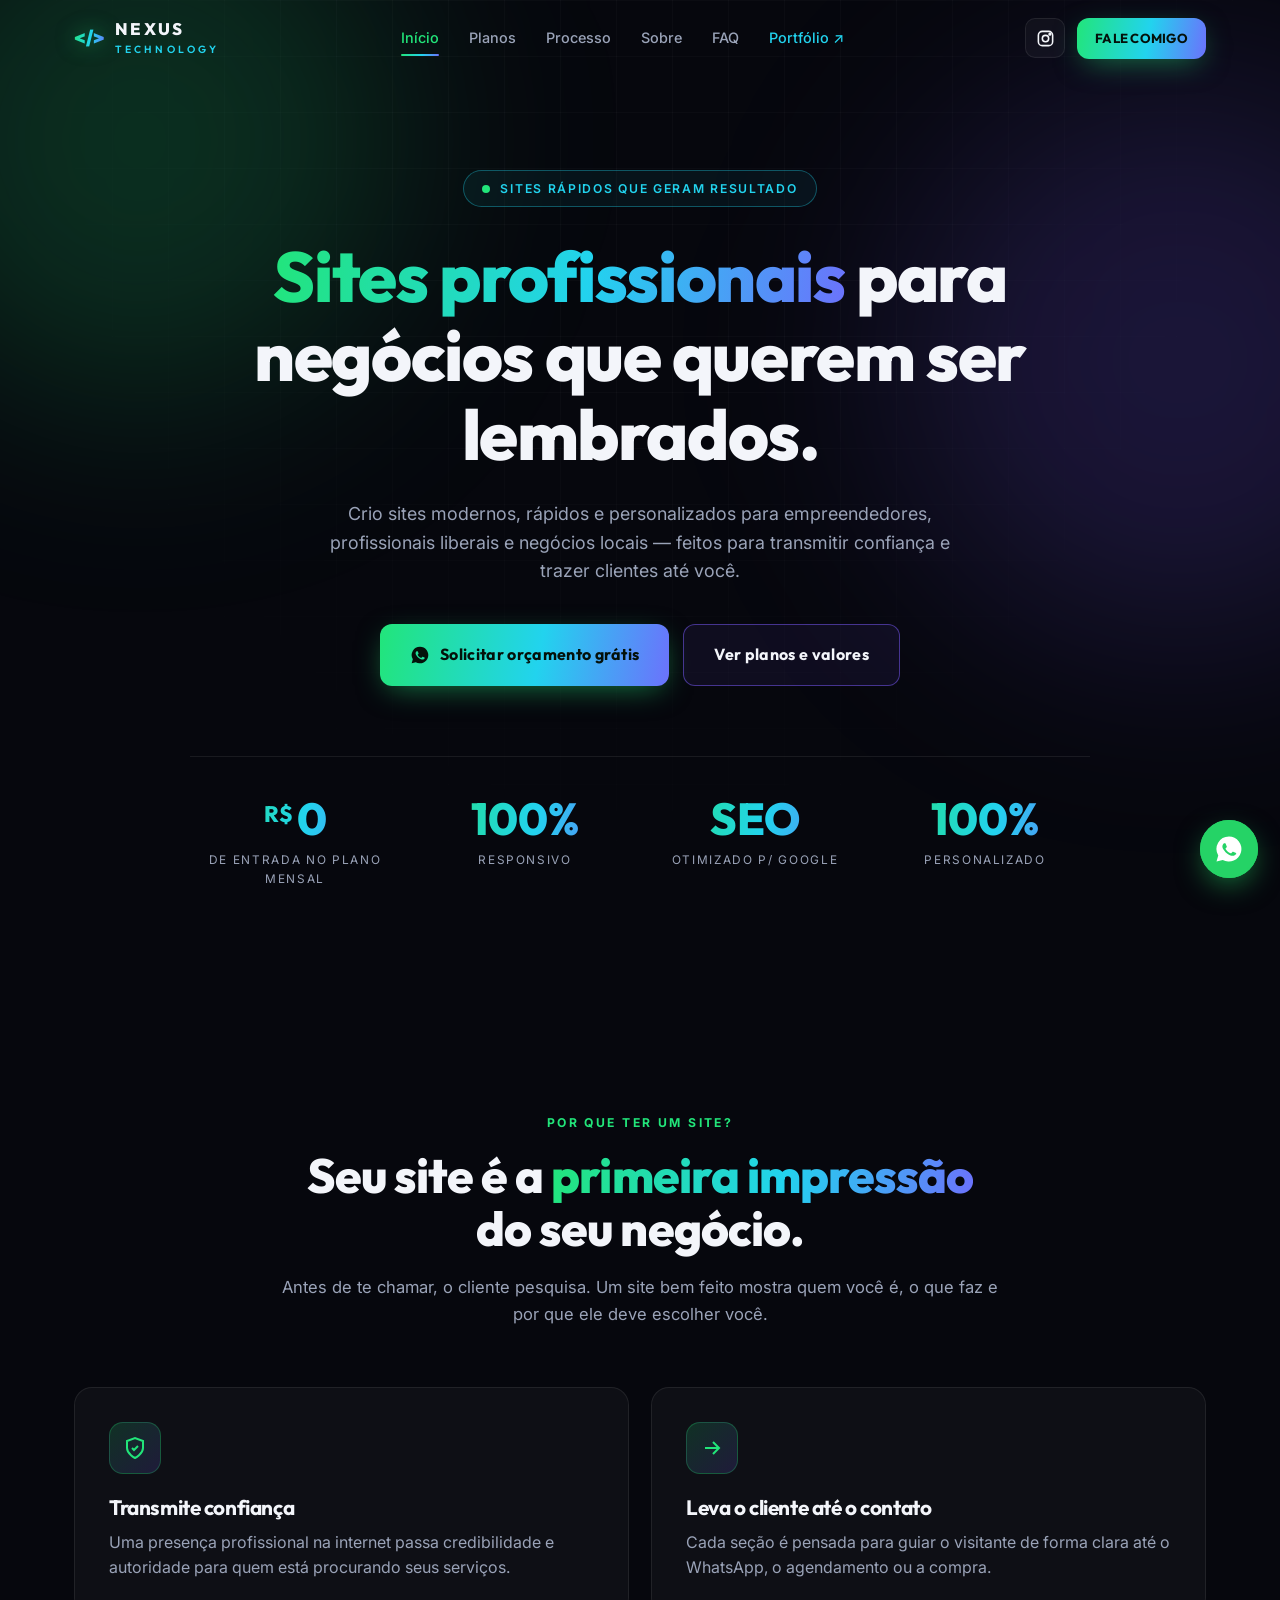
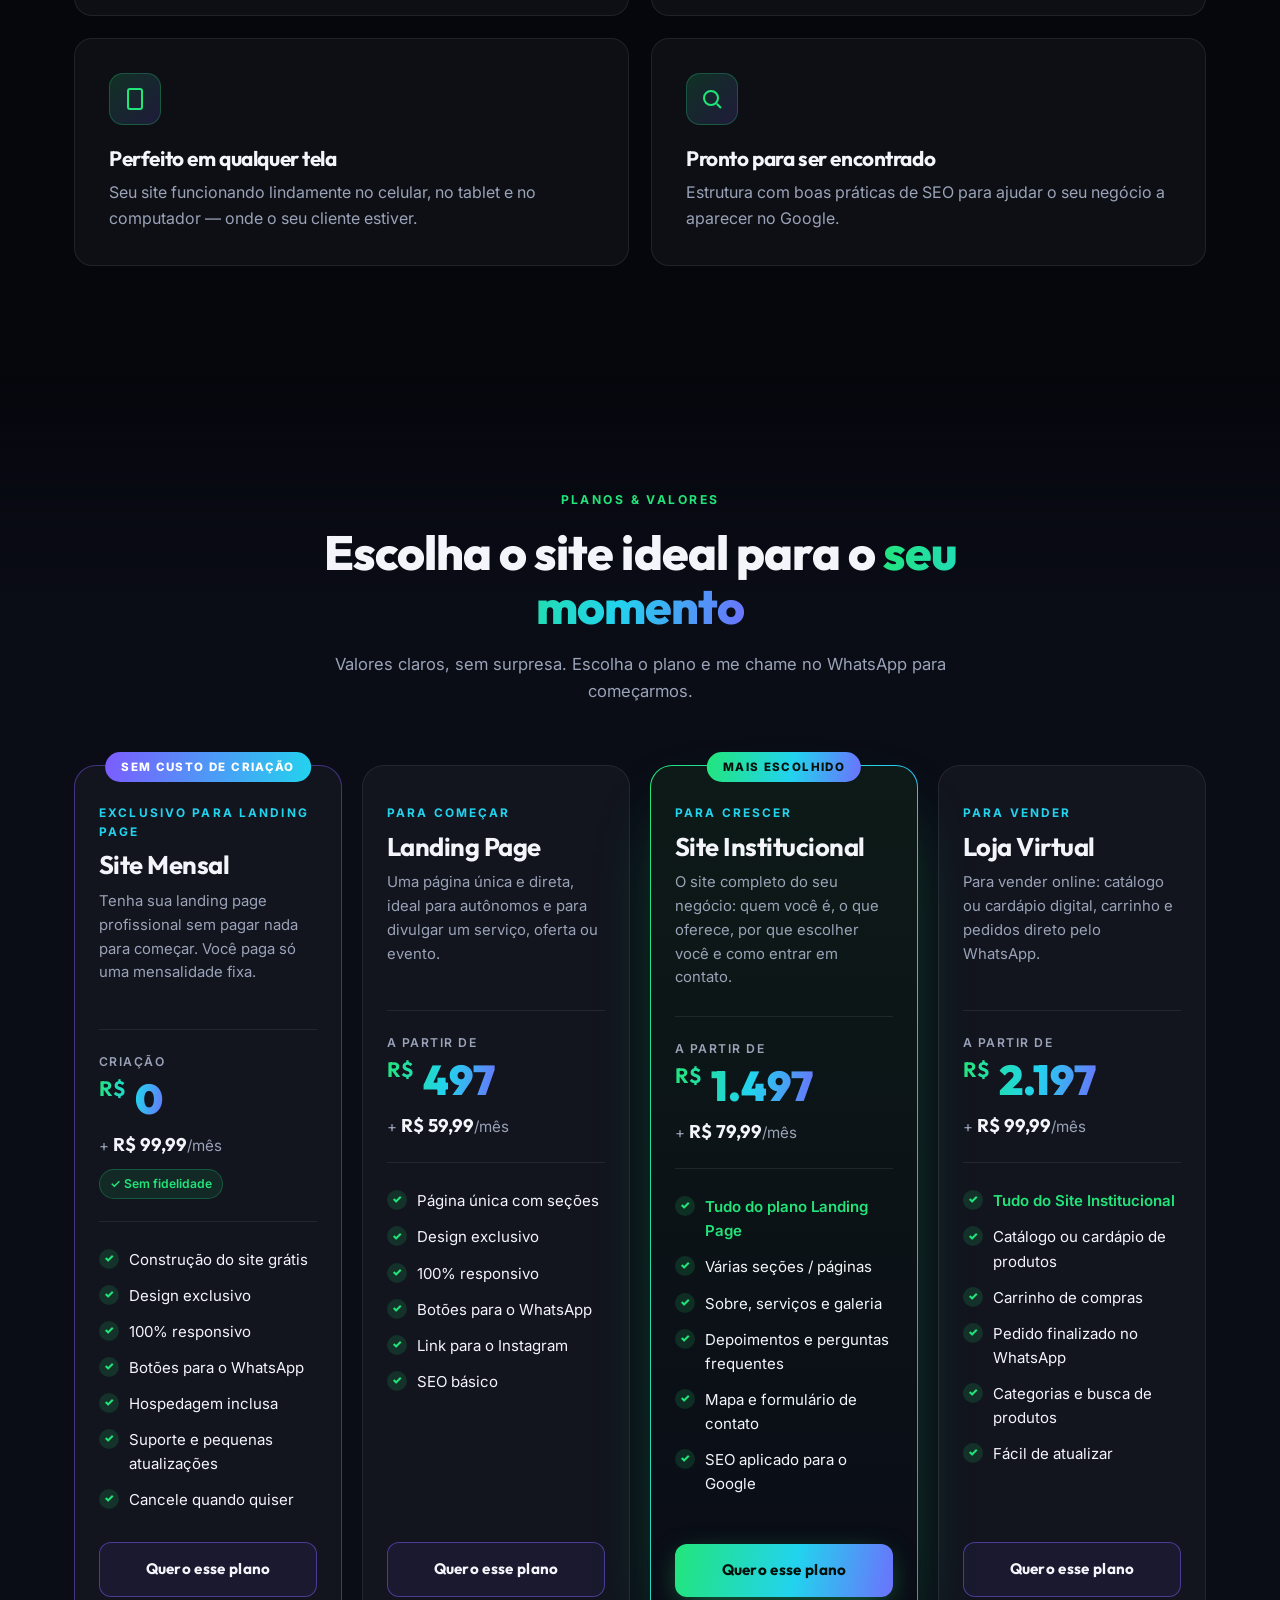
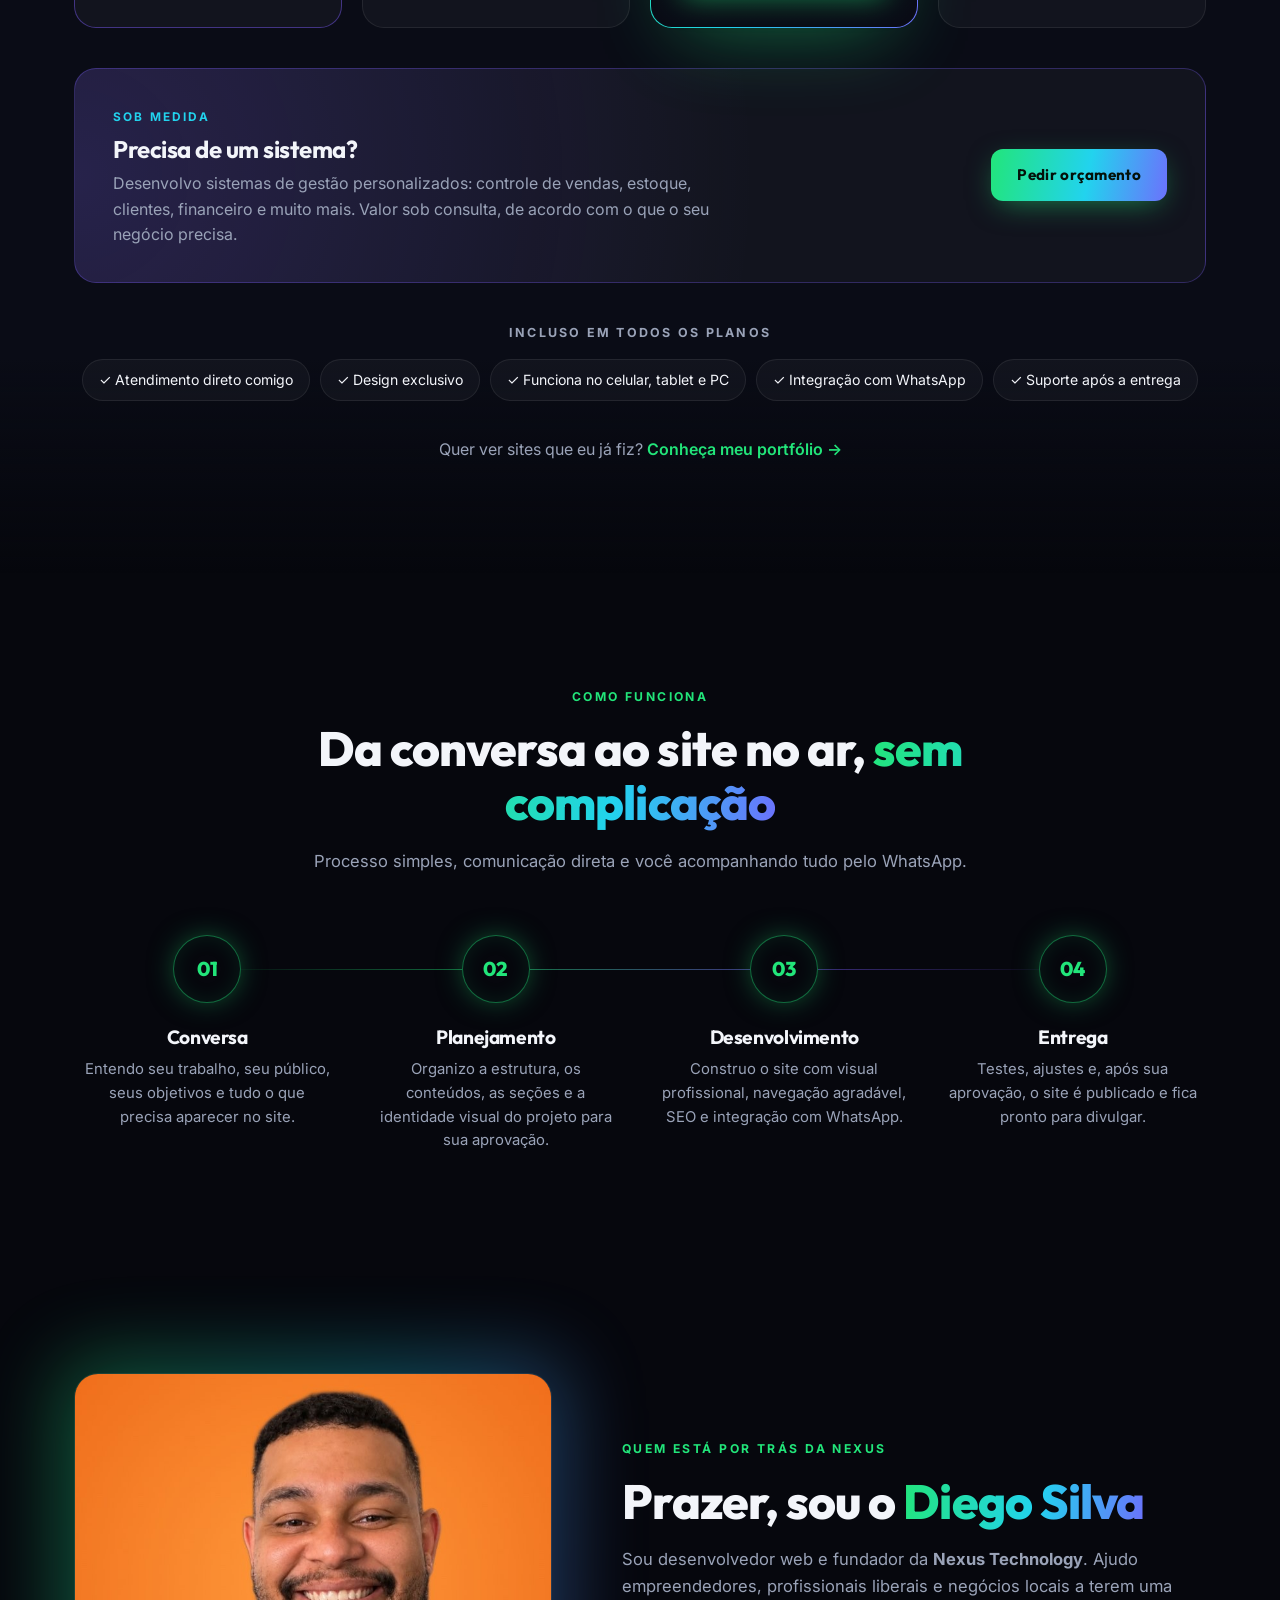
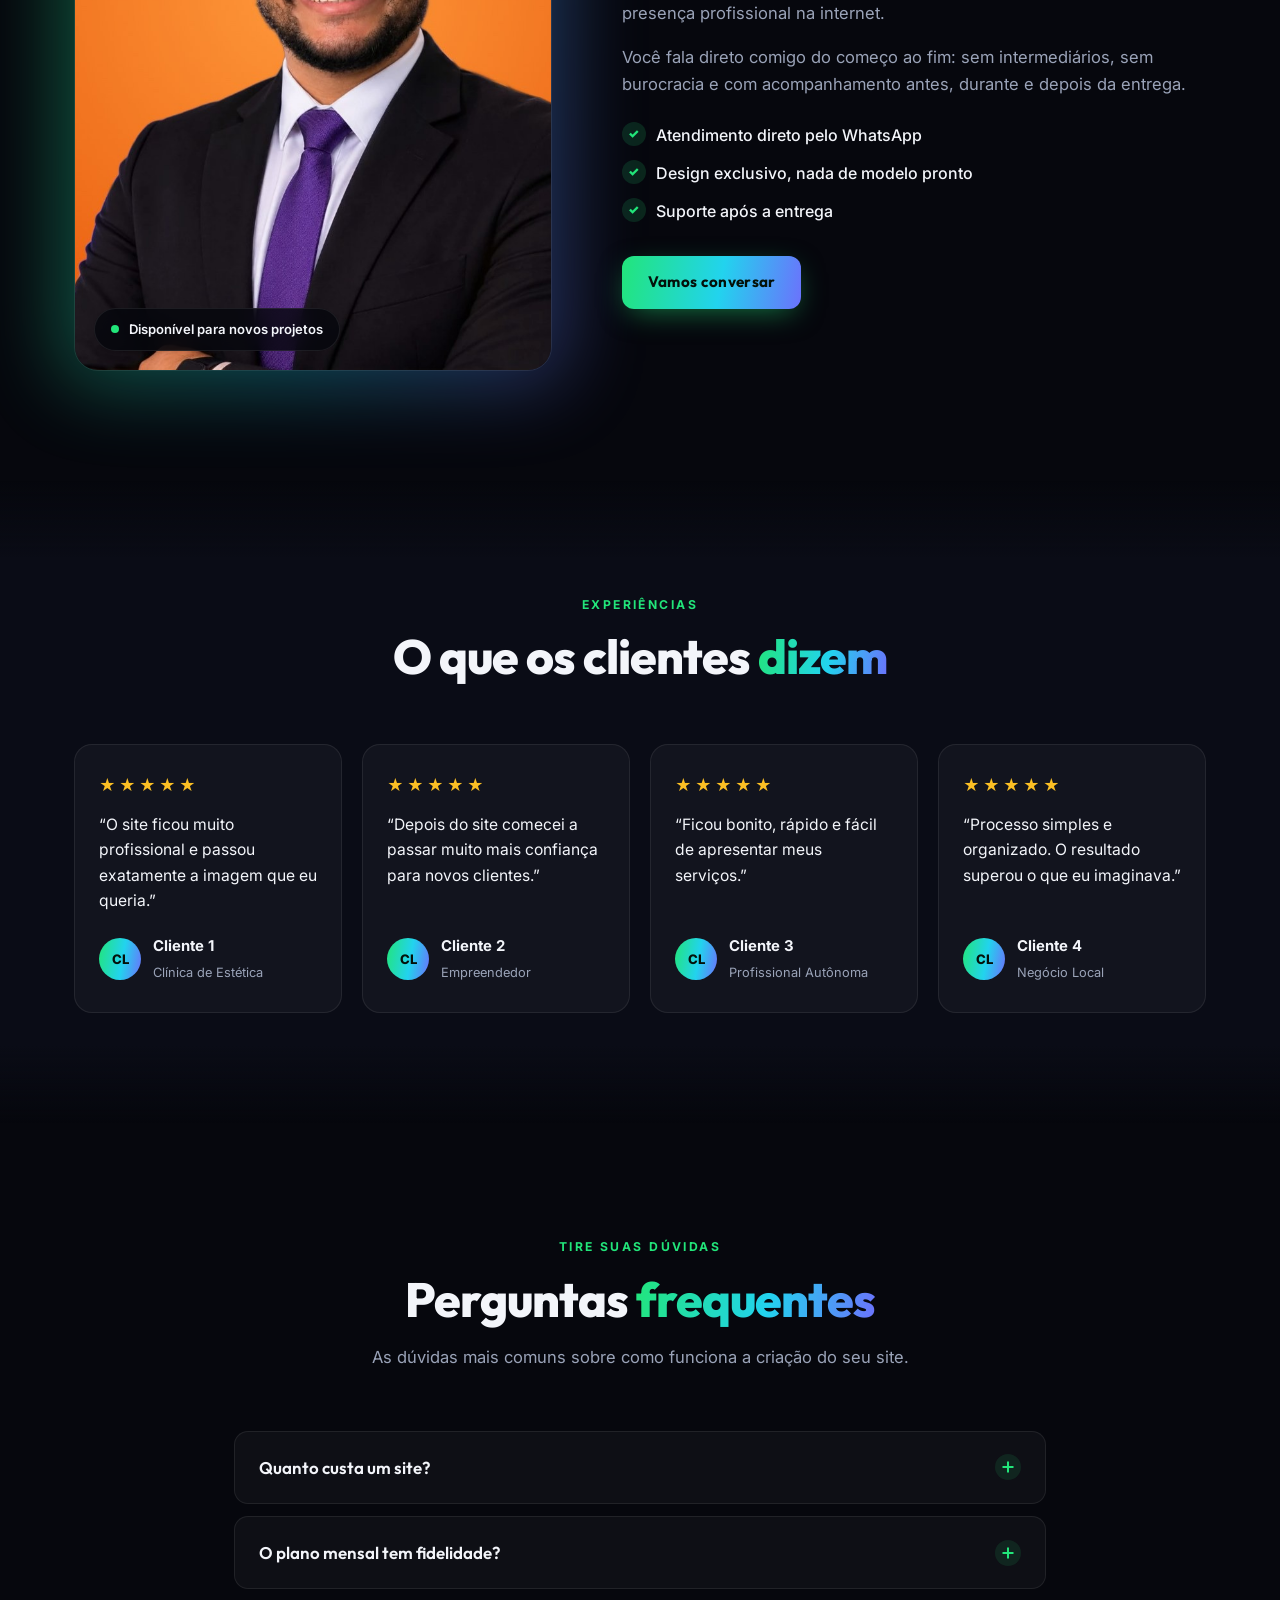
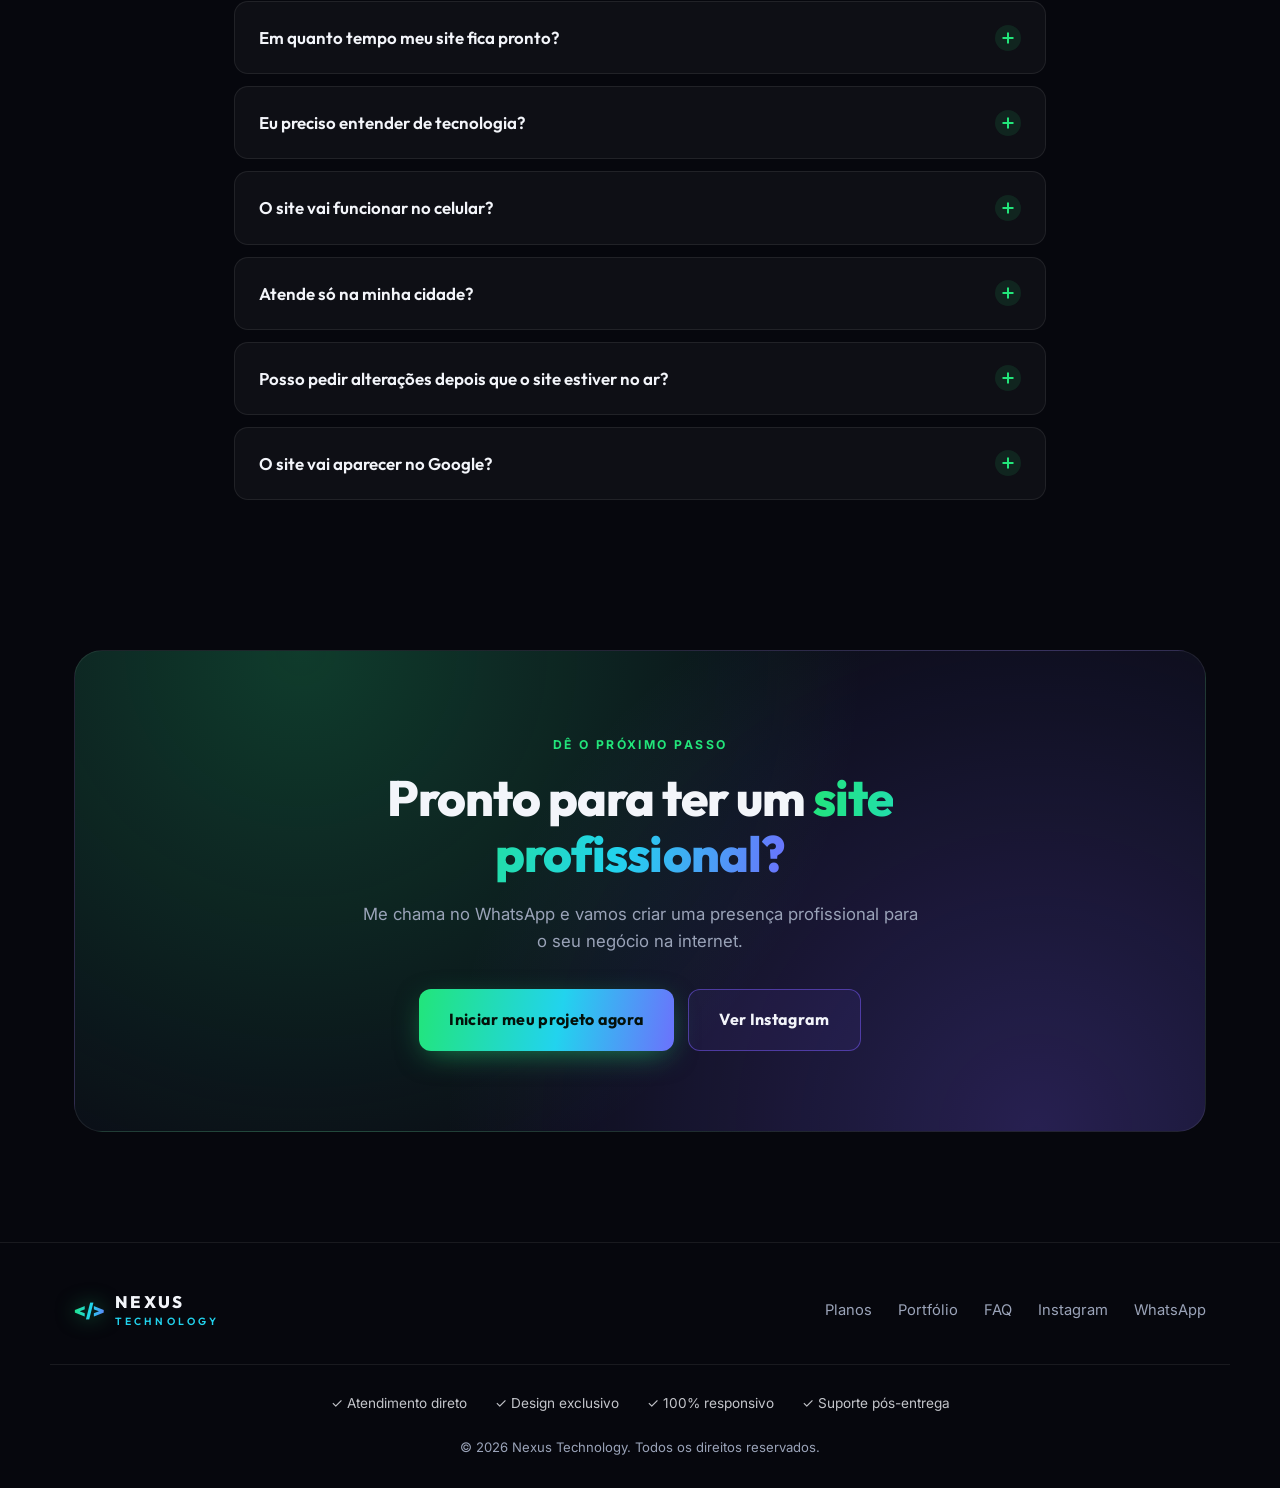
<file: index.html>
<!DOCTYPE html>
<html lang="pt-BR">
<head>
  <meta charset="UTF-8">
  <meta name="viewport" content="width=device-width, initial-scale=1.0">
  <title>Nexus Technology | Criação de Sites Profissionais</title>
  <meta name="description" content="Criação de sites profissionais, modernos e rápidos para empreendedores, profissionais liberais e negócios locais. Fale com a Nexus Technology pelo WhatsApp.">
  <link rel="preconnect" href="https://fonts.googleapis.com">
  <link rel="preconnect" href="https://fonts.gstatic.com" crossorigin>
  <link href="https://fonts.googleapis.com/css2?family=Outfit:wght@400;500;600;700;800;900&family=Inter:wght@400;500;600&display=swap" rel="stylesheet">
  <link rel="stylesheet" href="style.css">
</head>
<body>

  <!-- ================= HEADER ================= -->
  <header class="header" id="header">
    <div class="container header__inner">
      <a href="#inicio" class="logo">
        <span class="logo__icon">&lt;/&gt;</span>
        <span class="logo__text">NEXUS<br><small>TECHNOLOGY</small></span>
      </a>

      <nav class="nav" id="nav">
        <a href="#inicio" class="nav__link active">Início</a>
        <a href="#planos" class="nav__link">Planos</a>
        <a href="#processo" class="nav__link">Processo</a>
        <a href="#sobre" class="nav__link">Sobre</a>
        <a href="#faq" class="nav__link">FAQ</a>
        <a href="https://www-diego-portifolio.vercel.app/#portfolio" target="_blank" rel="noopener" class="nav__link nav__link--ext">Portfólio ↗</a>
        <a href="https://wa.me/5519994194916?text=Ol%C3%A1%20Diego!%20Quero%20um%20site%20profissional." target="_blank" rel="noopener" class="btn btn--grad nav__cta-mobile">Fale comigo</a>
      </nav>

      <div class="header__actions">
        <a href="https://www.instagram.com/diegoessilva/" target="_blank" rel="noopener" class="icon-btn" aria-label="Instagram">
          <svg viewBox="0 0 24 24" fill="none" stroke="currentColor" stroke-width="2"><rect x="3" y="3" width="18" height="18" rx="5"/><circle cx="12" cy="12" r="4"/><circle cx="17.5" cy="6.5" r="1" fill="currentColor"/></svg>
        </a>
        <a href="https://wa.me/5519994194916?text=Ol%C3%A1%20Diego!%20Quero%20um%20site%20profissional." target="_blank" rel="noopener" class="btn btn--grad btn--sm header__cta">Fale comigo</a>
        <button class="menu-toggle" id="menuToggle" aria-label="Abrir menu"><span></span><span></span><span></span></button>
      </div>
    </div>
  </header>

  <main>
    <!-- ================= HERO ================= -->
    <section class="hero" id="inicio">
      <div class="hero__glow hero__glow--1"></div>
      <div class="hero__glow hero__glow--2"></div>
      <div class="container hero__inner">
        <span class="pill reveal"><span class="pill__dot"></span> Sites rápidos que geram resultado</span>
        <h1 class="hero__title reveal">
          <span class="grad-text">Sites profissionais</span> para negócios que querem ser lembrados.
        </h1>
        <p class="hero__sub reveal">
          Crio sites modernos, rápidos e personalizados para empreendedores, profissionais liberais e negócios locais — feitos para transmitir confiança e trazer clientes até você.
        </p>
        <div class="hero__btns reveal">
          <a href="https://wa.me/5519994194916?text=Ol%C3%A1%20Diego!%20Quero%20um%20or%C3%A7amento%20de%20site." target="_blank" rel="noopener" class="btn btn--grad btn--lg">
            <svg viewBox="0 0 24 24" fill="currentColor"><path d="M12 2a10 10 0 0 0-8.6 15.1L2 22l5-1.3A10 10 0 1 0 12 2Zm5.3 14.1c-.2.6-1.3 1.2-1.8 1.3-.5 0-1 .3-3.2-.7-2.7-1.1-4.4-3.9-4.5-4.1-.1-.2-1.1-1.4-1.1-2.7 0-1.3.7-1.9.9-2.2.2-.3.5-.3.7-.3h.5c.2 0 .4 0 .6.5l.8 2c.1.2.1.3 0 .5l-.4.6-.4.4c-.1.1-.3.3-.1.6.2.3.8 1.3 1.6 2 1.1 1 2 1.3 2.3 1.4.3.1.5.1.6-.1l.9-1c.2-.3.4-.2.6-.1l1.9.9c.3.1.5.2.5.3.1.2.1.7-.2 1.2Z"/></svg>
            Solicitar orçamento grátis
          </a>
          <a href="#planos" class="btn btn--ghost btn--lg">Ver planos e valores</a>
        </div>

        <div class="stats reveal">
          <div class="stat"><strong class="grad-text"><small class="stat__pre">R$</small>0</strong><span>De entrada no plano mensal</span></div>
          <div class="stat"><strong class="grad-text" data-count="100" data-suffix="%">100%</strong><span>Responsivo</span></div>
          <div class="stat"><strong class="grad-text">SEO</strong><span>Otimizado p/ Google</span></div>
          <div class="stat"><strong class="grad-text" data-count="100" data-suffix="%">100%</strong><span>Personalizado</span></div>
        </div>
      </div>
    </section>

    <!-- ================= POR QUE ================= -->
    <section class="section" id="beneficios">
      <div class="container">
        <div class="section__head reveal">
          <span class="tag">Por que ter um site?</span>
          <h2 class="section__title">Seu site é a <span class="grad-text">primeira impressão</span> do seu negócio.</h2>
          <p class="section__sub">Antes de te chamar, o cliente pesquisa. Um site bem feito mostra quem você é, o que faz e por que ele deve escolher você.</p>
        </div>

        <div class="why-grid">
          <article class="card reveal">
            <div class="card__icon"><svg viewBox="0 0 24 24" fill="none" stroke="currentColor" stroke-width="2"><path d="M12 22s8-4 8-10V5l-8-3-8 3v7c0 6 8 10 8 10Z"/><path d="m9 12 2 2 4-4"/></svg></div>
            <h3>Transmite confiança</h3>
            <p>Uma presença profissional na internet passa credibilidade e autoridade para quem está procurando seus serviços.</p>
          </article>
          <article class="card reveal">
            <div class="card__icon"><svg viewBox="0 0 24 24" fill="none" stroke="currentColor" stroke-width="2"><path d="M5 12h14"/><path d="m13 6 6 6-6 6"/></svg></div>
            <h3>Leva o cliente até o contato</h3>
            <p>Cada seção é pensada para guiar o visitante de forma clara até o WhatsApp, o agendamento ou a compra.</p>
          </article>
          <article class="card reveal">
            <div class="card__icon"><svg viewBox="0 0 24 24" fill="none" stroke="currentColor" stroke-width="2"><rect x="5" y="2" width="14" height="20" rx="2"/><path d="M12 18h.01"/></svg></div>
            <h3>Perfeito em qualquer tela</h3>
            <p>Seu site funcionando lindamente no celular, no tablet e no computador — onde o seu cliente estiver.</p>
          </article>
          <article class="card reveal">
            <div class="card__icon"><svg viewBox="0 0 24 24" fill="none" stroke="currentColor" stroke-width="2"><circle cx="11" cy="11" r="7"/><path d="m21 21-4.3-4.3"/></svg></div>
            <h3>Pronto para ser encontrado</h3>
            <p>Estrutura com boas práticas de SEO para ajudar o seu negócio a aparecer no Google.</p>
          </article>
        </div>
      </div>
    </section>

    <!-- ================= PLANOS E VALORES ================= -->
    <!-- EDITAR: confira os itens de cada plano antes de publicar -->
    <section class="section section--alt" id="planos">
      <div class="container">
        <div class="section__head reveal">
          <span class="tag">Planos &amp; valores</span>
          <h2 class="section__title">Escolha o site ideal para o <span class="grad-text">seu momento</span></h2>
          <p class="section__sub">Valores claros, sem surpresa. Escolha o plano e me chame no WhatsApp para começarmos.</p>
        </div>

        <div class="plans">
          <!-- Plano 0: mensal (EDITAR: confira itens, fidelidade e o que acontece ao cancelar) -->
          <article class="plan plan--monthly reveal">
            <span class="plan__badge plan__badge--alt">Sem custo de criação</span>
            <span class="plan__label">Exclusivo para Landing Page</span>
            <h3 class="plan__name">Site Mensal</h3>
            <p class="plan__desc">Tenha sua landing page profissional sem pagar nada para começar. Você paga só uma mensalidade fixa.</p>
            <div class="plan__price">
              <small>criação</small>
              <strong><span>R$</span> 0</strong>
              <p class="plan__monthly">+ <b>R$ 99,99</b>/mês</p>
              <p class="plan__note">✓ Sem fidelidade</p>
            </div>
            <ul class="plan__list">
              <li>Construção do site grátis</li>
              <li>Design exclusivo</li>
              <li>100% responsivo</li>
              <li>Botões para o WhatsApp</li>
              <li>Hospedagem inclusa</li>
              <li>Suporte e pequenas atualizações</li>
              <li>Cancele quando quiser</li>
            </ul>
            <a href="https://wa.me/5519994194916?text=Ol%C3%A1%20Diego!%20Tenho%20interesse%20no%20plano%20Site%20Mensal%20para%20Landing%20Page%20(R%24%200%20%2B%20R%24%2099%2C99%2Fm%C3%AAs)." target="_blank" rel="noopener" class="btn btn--ghost plan__btn" data-plano="mensal" data-nome="Site Mensal" data-valor="R$ 99,99" data-detalhe="1ª mensalidade · criação grátis">Quero esse plano</a>
          </article>

          <!-- Plano 1 -->
          <article class="plan reveal">
            <span class="plan__label">Para começar</span>
            <h3 class="plan__name">Landing Page</h3>
            <p class="plan__desc">Uma página única e direta, ideal para autônomos e para divulgar um serviço, oferta ou evento.</p>
            <div class="plan__price">
              <small>a partir de</small>
              <strong><span>R$</span> 497</strong>
              <p class="plan__monthly">+ <b>R$ 59,99</b>/mês</p>
            </div>
            <ul class="plan__list">
              <li>Página única com seções</li>
              <li>Design exclusivo</li>
              <li>100% responsivo</li>
              <li>Botões para o WhatsApp</li>
              <li>Link para o Instagram</li>
              <li>SEO básico</li>
            </ul>
            <a href="https://wa.me/5519994194916?text=Ol%C3%A1%20Diego!%20Tenho%20interesse%20no%20plano%20Landing%20Page%20(R%24%20497%20%2B%20R%24%2059%2C99%2Fm%C3%AAs)." target="_blank" rel="noopener" class="btn btn--ghost plan__btn" data-plano="landing" data-nome="Landing Page" data-valor="R$ 497,00" data-detalhe="Criação do site · até 12x no cartão">Quero esse plano</a>
          </article>

          <!-- Plano 2 (destaque) -->
          <article class="plan plan--featured reveal">
            <span class="plan__badge">Mais escolhido</span>
            <span class="plan__label">Para crescer</span>
            <h3 class="plan__name">Site Institucional</h3>
            <p class="plan__desc">O site completo do seu negócio: quem você é, o que oferece, por que escolher você e como entrar em contato.</p>
            <div class="plan__price">
              <small>a partir de</small>
              <strong><span>R$</span> 1.497</strong>
              <p class="plan__monthly">+ <b>R$ 79,99</b>/mês</p>
            </div>
            <ul class="plan__list">
              <li><b>Tudo do plano Landing Page</b></li>
              <li>Várias seções / páginas</li>
              <li>Sobre, serviços e galeria</li>
              <li>Depoimentos e perguntas frequentes</li>
              <li>Mapa e formulário de contato</li>
              <li>SEO aplicado para o Google</li>
            </ul>
            <a href="https://wa.me/5519994194916?text=Ol%C3%A1%20Diego!%20Tenho%20interesse%20no%20plano%20Site%20Institucional%20(R%24%201.497%20%2B%20R%24%2079%2C99%2Fm%C3%AAs)." target="_blank" rel="noopener" class="btn btn--grad plan__btn" data-plano="institucional" data-nome="Site Institucional" data-valor="R$ 1.497,00" data-detalhe="Criação do site · até 12x no cartão">Quero esse plano</a>
          </article>

          <!-- Plano 3 -->
          <article class="plan reveal">
            <span class="plan__label">Para vender</span>
            <h3 class="plan__name">Loja Virtual</h3>
            <p class="plan__desc">Para vender online: catálogo ou cardápio digital, carrinho e pedidos direto pelo WhatsApp.</p>
            <div class="plan__price">
              <small>a partir de</small>
              <strong><span>R$</span> 2.197</strong>
              <p class="plan__monthly">+ <b>R$ 99,99</b>/mês</p>
            </div>
            <ul class="plan__list">
              <li><b>Tudo do Site Institucional</b></li>
              <li>Catálogo ou cardápio de produtos</li>
              <li>Carrinho de compras</li>
              <li>Pedido finalizado no WhatsApp</li>
              <li>Categorias e busca de produtos</li>
              <li>Fácil de atualizar</li>
            </ul>
            <a href="https://wa.me/5519994194916?text=Ol%C3%A1%20Diego!%20Tenho%20interesse%20no%20plano%20Loja%20Virtual%20(R%24%202.197%20%2B%20R%24%2099%2C99%2Fm%C3%AAs)." target="_blank" rel="noopener" class="btn btn--ghost plan__btn" data-plano="loja" data-nome="Loja Virtual" data-valor="R$ 2.197,00" data-detalhe="Criação do site · até 12x no cartão">Quero esse plano</a>
          </article>
        </div>

        <!-- Sob medida -->
        <div class="custom reveal">
          <div class="custom__text">
            <span class="plan__label">Sob medida</span>
            <h3>Precisa de um sistema?</h3>
            <p>Desenvolvo sistemas de gestão personalizados: controle de vendas, estoque, clientes, financeiro e muito mais. Valor sob consulta, de acordo com o que o seu negócio precisa.</p>
          </div>
          <a href="https://wa.me/5519994194916?text=Ol%C3%A1%20Diego!%20Quero%20um%20or%C3%A7amento%20de%20sistema%20sob%20medida." target="_blank" rel="noopener" class="btn btn--grad">Pedir orçamento</a>
        </div>

        <!-- Incluso em todos -->
        <div class="included reveal">
          <p class="included__title">Incluso em todos os planos</p>
          <div class="included__list">
            <span>✓ Atendimento direto comigo</span>
            <span>✓ Design exclusivo</span>
            <span>✓ Funciona no celular, tablet e PC</span>
            <span>✓ Integração com WhatsApp</span>
            <span>✓ Suporte após a entrega</span>
          </div>
        </div>

        <p class="plans__portfolio reveal">Quer ver sites que eu já fiz? <a href="https://www-diego-portifolio.vercel.app/#portfolio" target="_blank" rel="noopener">Conheça meu portfólio →</a></p>
      </div>
    </section>

    <!-- ================= PROCESSO ================= -->
    <section class="section" id="processo">
      <div class="container">
        <div class="section__head reveal">
          <span class="tag">Como funciona</span>
          <h2 class="section__title">Da conversa ao site no ar, <span class="grad-text">sem complicação</span></h2>
          <p class="section__sub">Processo simples, comunicação direta e você acompanhando tudo pelo WhatsApp.</p>
        </div>

        <div class="steps">
          <div class="step reveal">
            <span class="step__num">01</span>
            <h3>Conversa</h3>
            <p>Entendo seu trabalho, seu público, seus objetivos e tudo o que precisa aparecer no site.</p>
          </div>
          <div class="step reveal">
            <span class="step__num">02</span>
            <h3>Planejamento</h3>
            <p>Organizo a estrutura, os conteúdos, as seções e a identidade visual do projeto para sua aprovação.</p>
          </div>
          <div class="step reveal">
            <span class="step__num">03</span>
            <h3>Desenvolvimento</h3>
            <p>Construo o site com visual profissional, navegação agradável, SEO e integração com WhatsApp.</p>
          </div>
          <div class="step reveal">
            <span class="step__num">04</span>
            <h3>Entrega</h3>
            <p>Testes, ajustes e, após sua aprovação, o site é publicado e fica pronto para divulgar.</p>
          </div>
        </div>
      </div>
    </section>

    <!-- ================= SOBRE ================= -->
    <section class="section" id="sobre">
      <div class="container about">
        <div class="about__photo reveal">
          <img src="foto.jpg" alt="Diego Silva, fundador da Nexus Technology" loading="lazy">
          <span class="about__badge"><span class="pill__dot"></span> Disponível para novos projetos</span>
        </div>
        <div class="about__text reveal">
          <span class="tag">Quem está por trás da Nexus</span>
          <h2 class="section__title">Prazer, sou o <span class="grad-text">Diego Silva</span></h2>
          <p>Sou desenvolvedor web e fundador da <strong>Nexus Technology</strong>. Ajudo empreendedores, profissionais liberais e negócios locais a terem uma presença profissional na internet.</p>
          <p>Você fala direto comigo do começo ao fim: sem intermediários, sem burocracia e com acompanhamento antes, durante e depois da entrega.</p>
          <ul class="checks">
            <li>Atendimento direto pelo WhatsApp</li>
            <li>Design exclusivo, nada de modelo pronto</li>
            <li>Suporte após a entrega</li>
          </ul>
          <a href="https://wa.me/5519994194916?text=Ol%C3%A1%20Diego!%20Quero%20conversar%20sobre%20um%20site." target="_blank" rel="noopener" class="btn btn--grad">Vamos conversar</a>
        </div>
      </div>
    </section>

    <!-- ================= DEPOIMENTOS ================= -->
    <section class="section section--alt" id="depoimentos">
      <div class="container">
        <div class="section__head reveal">
          <span class="tag">Experiências</span>
          <h2 class="section__title">O que os clientes <span class="grad-text">dizem</span></h2>
        </div>
        <div class="testimonials">
          <figure class="testi reveal">
            <div class="testi__stars">★★★★★</div>
            <blockquote>“O site ficou muito profissional e passou exatamente a imagem que eu queria.”</blockquote>
            <figcaption><span class="testi__avatar">CL</span><div><strong>Cliente 1</strong><small>Clínica de Estética</small></div></figcaption>
          </figure>
          <figure class="testi reveal">
            <div class="testi__stars">★★★★★</div>
            <blockquote>“Depois do site comecei a passar muito mais confiança para novos clientes.”</blockquote>
            <figcaption><span class="testi__avatar">CL</span><div><strong>Cliente 2</strong><small>Empreendedor</small></div></figcaption>
          </figure>
          <figure class="testi reveal">
            <div class="testi__stars">★★★★★</div>
            <blockquote>“Ficou bonito, rápido e fácil de apresentar meus serviços.”</blockquote>
            <figcaption><span class="testi__avatar">CL</span><div><strong>Cliente 3</strong><small>Profissional Autônoma</small></div></figcaption>
          </figure>
          <figure class="testi reveal">
            <div class="testi__stars">★★★★★</div>
            <blockquote>“Processo simples e organizado. O resultado superou o que eu imaginava.”</blockquote>
            <figcaption><span class="testi__avatar">CL</span><div><strong>Cliente 4</strong><small>Negócio Local</small></div></figcaption>
          </figure>
        </div>
      </div>
    </section>

    <!-- ================= FAQ ================= -->
    <section class="section" id="faq">
      <div class="container faq-wrap">
        <div class="section__head reveal">
          <span class="tag">Tire suas dúvidas</span>
          <h2 class="section__title">Perguntas <span class="grad-text">frequentes</span></h2>
          <p class="section__sub">As dúvidas mais comuns sobre como funciona a criação do seu site.</p>
        </div>

        <div class="faq" id="faqList">
          <div class="faq__item reveal">
            <button class="faq__q">Quanto custa um site?<span class="faq__plus"></span></button>
            <div class="faq__a"><p>Para <strong>landing page</strong>, você pode começar <strong>sem pagar nada pela criação</strong> no plano mensal, de <strong>R$ 99,99/mês</strong>. Nos outros planos você paga a criação e uma mensalidade: <strong>landing page</strong> a partir de <strong>R$ 497 + R$ 59,99/mês</strong>, <strong>site institucional</strong> a partir de <strong>R$ 1.497 + R$ 79,99/mês</strong> e <strong>loja virtual</strong> a partir de <strong>R$ 2.197 + R$ 99,99/mês</strong>. Sistemas sob medida são orçados à parte. Me chama no WhatsApp, me conta sobre o seu negócio e eu te passo um orçamento sem compromisso.</p></div>
          </div>
          <div class="faq__item reveal">
            <button class="faq__q">O plano mensal tem fidelidade?<span class="faq__plus"></span></button>
            <div class="faq__a"><p>Não. No plano mensal, exclusivo para landing page, você não paga nada pela criação, paga só R$ 99,99 por mês e pode cancelar quando quiser, sem multa e sem tempo mínimo de contrato.</p></div>
          </div>
          <div class="faq__item reveal">
            <button class="faq__q">Em quanto tempo meu site fica pronto?<span class="faq__plus"></span></button>
            <div class="faq__a"><p>O prazo é combinado logo no início, de acordo com o tamanho do projeto. Landing pages costumam ficar prontas mais rápido; sites com várias seções ou sistemas levam um pouco mais.</p></div>
          </div>
          <div class="faq__item reveal">
            <button class="faq__q">Eu preciso entender de tecnologia?<span class="faq__plus"></span></button>
            <div class="faq__a"><p>Não. Eu cuido de toda a parte técnica — você só me passa as informações do seu negócio, fotos e o que gostaria que aparecesse. Te explico tudo de forma simples.</p></div>
          </div>
          <div class="faq__item reveal">
            <button class="faq__q">O site vai funcionar no celular?<span class="faq__plus"></span></button>
            <div class="faq__a"><p>Sim! Todos os sites são 100% responsivos e funcionam perfeitamente em celulares, tablets e computadores.</p></div>
          </div>
          <div class="faq__item reveal">
            <button class="faq__q">Atende só na minha cidade?<span class="faq__plus"></span></button>
            <div class="faq__a"><p>Não. Todo o processo pode ser feito online, pelo WhatsApp, então atendo clientes de qualquer lugar do Brasil.</p></div>
          </div>
          <div class="faq__item reveal">
            <button class="faq__q">Posso pedir alterações depois que o site estiver no ar?<span class="faq__plus"></span></button>
            <div class="faq__a"><p>Pode sim. Ofereço suporte depois da entrega para ajustes e atualizações — é só me chamar.</p></div>
          </div>
          <div class="faq__item reveal">
            <button class="faq__q">O site vai aparecer no Google?<span class="faq__plus"></span></button>
            <div class="faq__a"><p>O site é desenvolvido com boas práticas de SEO (títulos, descrições, velocidade e estrutura), criando uma base sólida para o seu negócio ser encontrado nas buscas.</p></div>
          </div>
        </div>
      </div>
    </section>

    <!-- ================= CTA ================= -->
    <section class="cta" id="contato">
      <div class="container">
        <div class="cta__box reveal">
          <span class="tag">Dê o próximo passo</span>
          <h2>Pronto para ter um <span class="grad-text">site profissional?</span></h2>
          <p>Me chama no WhatsApp e vamos criar uma presença profissional para o seu negócio na internet.</p>
          <div class="hero__btns">
            <a href="https://wa.me/5519994194916?text=Ol%C3%A1%20Diego!%20Quero%20iniciar%20meu%20projeto." target="_blank" rel="noopener" class="btn btn--grad btn--lg">Iniciar meu projeto agora</a>
            <a href="https://www.instagram.com/diegoessilva/" target="_blank" rel="noopener" class="btn btn--ghost btn--lg">Ver Instagram</a>
          </div>
        </div>
      </div>
    </section>
  </main>

  <!-- ================= FOOTER ================= -->
  <footer class="footer">
    <div class="container footer__inner">
      <a href="#inicio" class="logo">
        <span class="logo__icon">&lt;/&gt;</span>
        <span class="logo__text">NEXUS<br><small>TECHNOLOGY</small></span>
      </a>
      <div class="footer__links">
        <a href="#planos">Planos</a>
        <a href="https://www-diego-portifolio.vercel.app/#portfolio" target="_blank" rel="noopener">Portfólio</a>
        <a href="#faq">FAQ</a>
        <a href="https://www.instagram.com/diegoessilva/" target="_blank" rel="noopener">Instagram</a>
        <a href="https://wa.me/5519994194916" target="_blank" rel="noopener">WhatsApp</a>
      </div>
    </div>
    <div class="container footer__trust">
      <span>✓ Atendimento direto</span>
      <span>✓ Design exclusivo</span>
      <span>✓ 100% responsivo</span>
      <span>✓ Suporte pós-entrega</span>
    </div>
    <p class="footer__copy">© <span id="year">2026</span> Nexus Technology. Todos os direitos reservados.</p>
  </footer>

  <!-- WhatsApp flutuante -->
  <a href="https://wa.me/5519994194916?text=Ol%C3%A1%20Diego!%20Vim%20pelo%20site." target="_blank" rel="noopener" class="wa-float" aria-label="Falar no WhatsApp">
    <svg viewBox="0 0 24 24" fill="currentColor"><path d="M12 2a10 10 0 0 0-8.6 15.1L2 22l5-1.3A10 10 0 1 0 12 2Zm5.3 14.1c-.2.6-1.3 1.2-1.8 1.3-.5 0-1 .3-3.2-.7-2.7-1.1-4.4-3.9-4.5-4.1-.1-.2-1.1-1.4-1.1-2.7 0-1.3.7-1.9.9-2.2.2-.3.5-.3.7-.3h.5c.2 0 .4 0 .6.5l.8 2c.1.2.1.3 0 .5l-.4.6-.4.4c-.1.1-.3.3-.1.6.2.3.8 1.3 1.6 2 1.1 1 2 1.3 2.3 1.4.3.1.5.1.6-.1l.9-1c.2-.3.4-.2.6-.1l1.9.9c.3.1.5.2.5.3.1.2.1.7-.2 1.2Z"/></svg>
  </a>

  <!-- Janela "Quero esse plano": pagar online ou falar no WhatsApp -->
  <div class="pay-modal" id="payModal" hidden>
    <div class="pay-modal__box" role="dialog" aria-modal="true" aria-labelledby="payNome">
      <button class="pay-modal__close" id="payClose" aria-label="Fechar">&times;</button>
      <span class="tag">Plano escolhido</span>
      <h3 class="pay-modal__title" id="payNome">Plano</h3>
      <div class="pay-modal__price">
        <strong id="payValor">R$ 0</strong>
        <small id="payDetalhe"></small>
      </div>
      <button class="btn btn--grad pay-modal__btn" id="payOnline">Pagar online (Pix ou cartão)</button>
      <a class="btn btn--ghost pay-modal__btn" id="payWhats" href="#" target="_blank" rel="noopener">Prefiro falar no WhatsApp antes</a>
      <p class="pay-modal__note">🔒 Pagamento seguro processado pelo Mercado Pago</p>
      <p class="pay-modal__erro" id="payErro" hidden></p>
    </div>
  </div>

  <script src="script.js"></script>
</body>
</html>
</file>
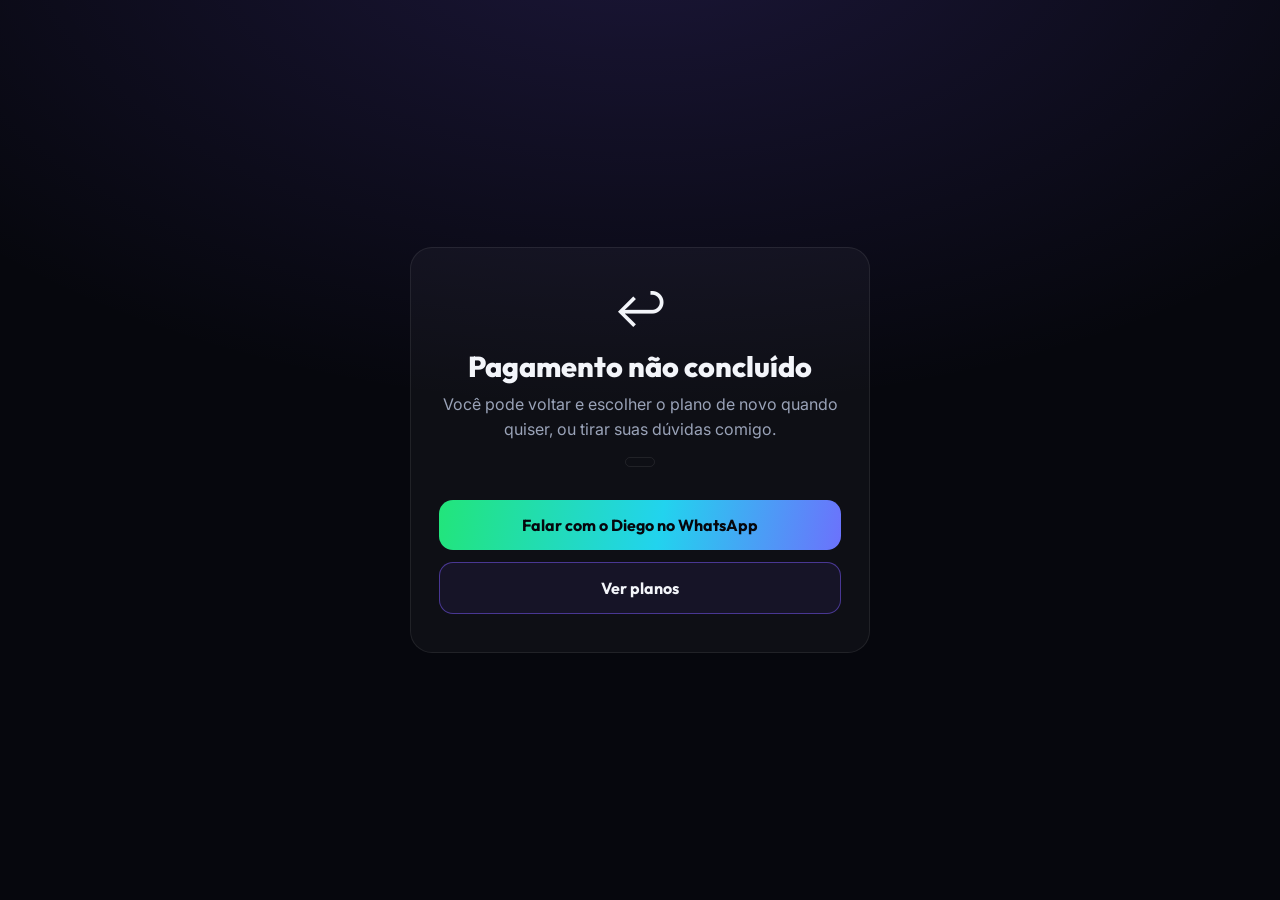
<file: pagamento.html>
<!doctype html>
<html lang="pt-BR">
<head>
<meta charset="utf-8">
<meta name="viewport" content="width=device-width, initial-scale=1">
<meta name="robots" content="noindex">
<title>Pagamento · Nexus Technology</title>
<link rel="preconnect" href="https://fonts.googleapis.com">
<link rel="preconnect" href="https://fonts.gstatic.com" crossorigin>
<link href="https://fonts.googleapis.com/css2?family=Outfit:wght@500;700;800&family=Inter:wght@400;500;600&display=swap" rel="stylesheet">
<style>
  :root{--bg:#06070d;--card:rgba(255,255,255,.035);--border:rgba(255,255,255,.08);--text:#f3f5fa;--muted:#9aa3b8;
        --c1:#22e57a;--c2:#22d3ee;--c3:#7c5cff;--grad:linear-gradient(100deg,var(--c1) 0%,var(--c2) 55%,var(--c3) 110%)}
  *{box-sizing:border-box;margin:0;padding:0}
  body{min-height:100vh;background:radial-gradient(900px 500px at 50% -10%,rgba(124,92,255,.18),transparent),var(--bg);
       color:var(--text);font:16px/1.6 Inter,system-ui,sans-serif;display:flex;align-items:center;justify-content:center;padding:24px 16px}
  .card{width:100%;max-width:460px;background:var(--card);border:1px solid var(--border);border-radius:22px;padding:38px 28px;text-align:center}
  .icon{font-size:3rem;line-height:1}
  h1{font:800 1.8rem Outfit,sans-serif;margin:14px 0 8px}
  p{color:var(--muted)}
  .plano{display:inline-block;margin-top:14px;font-size:.85rem;border:1px solid var(--border);border-radius:999px;padding:4px 14px;color:var(--text)}
  .btn{display:block;width:100%;text-decoration:none;border-radius:14px;padding:15px;font:700 1rem Outfit,sans-serif;margin-top:12px;transition:transform .2s}
  .btn:hover{transform:translateY(-2px)}
  .btn--grad{color:#06070d;background:var(--grad)}
  .btn--ghost{color:var(--text);border:1px solid rgba(124,92,255,.5);background:rgba(124,92,255,.08)}
  .acoes{margin-top:26px}
  small.id{display:block;margin-top:10px;font-size:.8rem;color:var(--muted)}
</style>
</head>
<body>
  <main class="card">
    <div class="icon" id="icone">⏳</div>
    <h1 id="titulo">Verificando pagamento…</h1>
    <p id="texto"></p>
    <span class="plano" id="plano" hidden></span>
    <small class="id" id="pid"></small>
    <div class="acoes">
      <a class="btn btn--grad" id="whats" href="https://wa.me/5519994194916" target="_blank" rel="noopener">Falar com o Diego no WhatsApp</a>
      <a class="btn btn--ghost" id="voltar" href="/">Voltar ao site</a>
    </div>
  </main>

<script>
const NOMES = { mensal:'Site Mensal', landing:'Landing Page', institucional:'Site Institucional', loja:'Loja Virtual' };
const q = new URLSearchParams(location.search);
const status = q.get('collection_status') || q.get('status');
const pid = q.get('payment_id') || q.get('collection_id');
const nome = NOMES[q.get('plano')] || '';

const $ = id => document.getElementById(id);
if (nome) { $('plano').textContent = 'Plano: ' + nome; $('plano').hidden = false; }
if (pid && pid !== 'null') $('pid').textContent = 'Nº do pagamento: ' + pid;

function whats(msg){ $('whats').href = 'https://wa.me/5519994194916?text=' + encodeURIComponent(msg); }
const ref = (nome ? ' do plano ' + nome : '') + (pid && pid !== 'null' ? ' (pagamento nº ' + pid + ')' : '');

if (status === 'approved') {
  $('icone').textContent = '✅';
  $('titulo').textContent = 'Pagamento aprovado!';
  $('texto').textContent = 'Obrigado pela confiança! Me chama no WhatsApp para começarmos o seu site.';
  $('whats').textContent = 'Começar meu projeto no WhatsApp';
  whats('Olá Diego! Acabei de fazer o pagamento' + ref + '. Vamos começar meu site?');
} else if ((status === 'pending' || status === 'in_process') && q.get('payment_type') === 'bank_transfer') {
  // Pix: o código foi gerado, mas o pagamento ainda não caiu
  $('icone').textContent = '⏳';
  $('titulo').textContent = 'Aguardando o pagamento do Pix';
  $('texto').textContent = 'Seu código Pix foi gerado. Assim que você pagar no app do seu banco, o pagamento é confirmado na hora. Depois é só me chamar no WhatsApp para começarmos o seu site!';
  $('whats').textContent = 'Já paguei, falar no WhatsApp';
  whats('Olá Diego! Fiz o pagamento via Pix' + ref + '. Vamos começar meu site?');
} else if (status === 'pending' || status === 'in_process') {
  $('icone').textContent = '⏳';
  $('titulo').textContent = 'Pagamento em processamento';
  $('texto').textContent = 'Recebemos o seu pedido e o Mercado Pago está confirmando o pagamento. Isso costuma levar poucos minutos. Se preferir, me chame no WhatsApp.';
  whats('Olá Diego! Fiz o pagamento' + ref + ' e ele está em processamento.');
} else if (status === 'rejected') {
  $('icone').textContent = '❌';
  $('titulo').textContent = 'Pagamento recusado';
  $('texto').textContent = 'Não se preocupe: você pode tentar de novo com outro cartão ou pelo Pix.';
  $('voltar').textContent = 'Tentar de novo';
  $('voltar').href = '/#planos';
  whats('Olá Diego! Tentei pagar' + ref + ' mas o pagamento foi recusado. Pode me ajudar?');
} else {
  $('icone').textContent = '↩️';
  $('titulo').textContent = 'Pagamento não concluído';
  $('texto').textContent = 'Você pode voltar e escolher o plano de novo quando quiser, ou tirar suas dúvidas comigo.';
  $('voltar').textContent = 'Ver planos';
  $('voltar').href = '/#planos';
  whats('Olá Diego! Tenho interesse' + (nome ? ' no plano ' + nome : ' em um site') + ' e queria tirar algumas dúvidas.');
}
</script>
</body>
</html>
</file>
<file: style.css>
/* ============ VARIÁVEIS ============ */
:root {
  --bg: #06070d;
  --bg-alt: #0a0c16;
  --card: rgba(255, 255, 255, 0.035);
  --card-hover: rgba(255, 255, 255, 0.06);
  --border: rgba(255, 255, 255, 0.08);
  --text: #f3f5fa;
  --muted: #9aa3b8;
  --c1: #22e57a;   /* verde (sua marca) */
  --c2: #22d3ee;   /* ciano */
  --c3: #7c5cff;   /* roxo de apoio */
  --grad: linear-gradient(100deg, var(--c1) 0%, var(--c2) 55%, var(--c3) 110%);
  --radius: 18px;
  --container: 1180px;
}

* { margin: 0; padding: 0; box-sizing: border-box; }
html { scroll-behavior: smooth; scroll-padding-top: 80px; }
body {
  font-family: 'Inter', system-ui, sans-serif;
  background: var(--bg);
  color: var(--text);
  line-height: 1.6;
  overflow-x: hidden;
  -webkit-font-smoothing: antialiased;
}
/* grade de fundo */
body::before {
  content: "";
  position: fixed; inset: 0;
  background-image:
    linear-gradient(rgba(255,255,255,.025) 1px, transparent 1px),
    linear-gradient(90deg, rgba(255,255,255,.025) 1px, transparent 1px);
  background-size: 56px 56px;
  mask-image: radial-gradient(ellipse at top, #000 30%, transparent 75%);
  pointer-events: none;
  z-index: -1;
}
img { max-width: 100%; display: block; }
a { color: inherit; text-decoration: none; }
button { font: inherit; cursor: pointer; border: 0; background: none; color: inherit; }
h1, h2, h3 { font-family: 'Outfit', sans-serif; line-height: 1.12; letter-spacing: -0.02em; }

.container { width: 100%; max-width: var(--container); margin: 0 auto; padding: 0 24px; }
.grad-text {
  background: var(--grad);
  -webkit-background-clip: text; background-clip: text;
  color: transparent;
}

/* ============ BOTÕES ============ */
.btn {
  display: inline-flex; align-items: center; justify-content: center; gap: 10px;
  padding: 14px 26px;
  border-radius: 12px;
  font-family: 'Outfit', sans-serif; font-weight: 700; font-size: .95rem;
  letter-spacing: .02em;
  transition: transform .25s, box-shadow .25s, background .25s, border-color .25s;
  white-space: nowrap;
}
.btn svg { width: 20px; height: 20px; }
.btn--grad {
  background: var(--grad); color: #04110a;
  box-shadow: 0 8px 30px -8px rgba(34, 229, 122, .55);
}
.btn--grad:hover { transform: translateY(-2px); box-shadow: 0 14px 40px -8px rgba(34, 211, 238, .6); }
.btn--ghost { border: 1px solid rgba(124, 92, 255, .5); background: rgba(124, 92, 255, .08); }
.btn--ghost:hover { border-color: var(--c2); background: rgba(34, 211, 238, .08); transform: translateY(-2px); }
.btn--sm { padding: 10px 18px; font-size: .82rem; text-transform: uppercase; }
.btn--lg { padding: 17px 30px; font-size: 1rem; }

/* ============ HEADER ============ */
.header {
  position: fixed; top: 0; left: 0; right: 0; z-index: 100;
  transition: background .3s, border-color .3s;
  border-bottom: 1px solid transparent;
}
.header.scrolled {
  background: rgba(6, 7, 13, .82);
  backdrop-filter: blur(14px); -webkit-backdrop-filter: blur(14px);
  border-color: var(--border);
}
.header__inner { display: flex; align-items: center; justify-content: space-between; height: 76px; gap: 24px; }
.logo { display: flex; align-items: center; gap: 10px; }
.logo__icon {
  font-family: 'Outfit', sans-serif; font-weight: 900; font-size: 1.25rem;
  background: var(--grad); -webkit-background-clip: text; background-clip: text; color: transparent;
  filter: drop-shadow(0 0 10px rgba(34, 229, 122, .5));
}
.logo__text { font-family: 'Outfit', sans-serif; font-weight: 800; font-size: 1.05rem; line-height: 1.05; letter-spacing: .14em; }
.logo__text small { font-size: .62em; font-weight: 600; letter-spacing: .3em; color: var(--c2); }

.nav { display: flex; align-items: center; gap: 30px; }
.nav__link { font-size: .9rem; font-weight: 500; color: var(--muted); position: relative; transition: color .2s; }
.nav__link:hover, .nav__link.active { color: var(--c1); }
.nav__link.active::after {
  content: ""; position: absolute; left: 0; right: 0; bottom: -6px; height: 2px;
  background: var(--grad); border-radius: 2px;
}
.nav__cta-mobile { display: none; }

.header__actions { display: flex; align-items: center; gap: 12px; }
.icon-btn {
  width: 40px; height: 40px; border-radius: 10px;
  display: grid; place-items: center;
  border: 1px solid var(--border); background: var(--card);
  transition: border-color .2s, color .2s;
}
.icon-btn svg { width: 19px; height: 19px; }
.icon-btn:hover { border-color: var(--c1); color: var(--c1); }

.menu-toggle { display: none; width: 42px; height: 42px; border-radius: 10px; border: 1px solid var(--border); position: relative; }
.menu-toggle span { position: absolute; left: 11px; right: 11px; height: 2px; background: var(--text); border-radius: 2px; transition: .3s; }
.menu-toggle span:nth-child(1) { top: 14px; }
.menu-toggle span:nth-child(2) { top: 20px; }
.menu-toggle span:nth-child(3) { top: 26px; }
.menu-toggle.open span:nth-child(1) { top: 20px; transform: rotate(45deg); }
.menu-toggle.open span:nth-child(2) { opacity: 0; }
.menu-toggle.open span:nth-child(3) { top: 20px; transform: rotate(-45deg); }

/* ============ HERO ============ */
.hero {
  position: relative;
  padding: 170px 0 110px;
  text-align: center;
  overflow: hidden;
}
.hero__glow { position: absolute; border-radius: 50%; filter: blur(110px); pointer-events: none; z-index: -1; }
.hero__glow--1 { width: 520px; height: 520px; background: rgba(34, 229, 122, .18); top: -120px; left: -120px; }
.hero__glow--2 { width: 560px; height: 560px; background: rgba(124, 92, 255, .18); top: 80px; right: -180px; }
.hero__inner { display: flex; flex-direction: column; align-items: center; }

.pill {
  display: inline-flex; align-items: center; gap: 10px;
  padding: 8px 18px; border-radius: 999px;
  border: 1px solid rgba(34, 211, 238, .35);
  background: rgba(34, 211, 238, .06);
  color: var(--c2);
  font-size: .76rem; font-weight: 600; letter-spacing: .14em; text-transform: uppercase;
  margin-bottom: 30px;
}
.pill__dot {
  width: 8px; height: 8px; border-radius: 50%; background: var(--c1);
  box-shadow: 0 0 0 0 rgba(34, 229, 122, .7);
  animation: pulse 2s infinite;
}
@keyframes pulse {
  0% { box-shadow: 0 0 0 0 rgba(34, 229, 122, .7); }
  70% { box-shadow: 0 0 0 10px rgba(34, 229, 122, 0); }
  100% { box-shadow: 0 0 0 0 rgba(34, 229, 122, 0); }
}

.hero__title { font-size: clamp(2.3rem, 6vw, 4.4rem); font-weight: 800; max-width: 920px; }
.hero__sub { color: var(--muted); font-size: clamp(1rem, 1.6vw, 1.12rem); max-width: 640px; margin: 26px auto 38px; }
.hero__btns { display: flex; flex-wrap: wrap; gap: 14px; justify-content: center; }

.stats {
  display: grid; grid-template-columns: repeat(4, 1fr); gap: 20px;
  width: 100%; max-width: 900px; margin-top: 70px;
  padding-top: 40px; border-top: 1px solid var(--border);
}
.stat strong { display: block; font-family: 'Outfit', sans-serif; font-size: clamp(2rem, 4vw, 2.8rem); font-weight: 800; line-height: 1; }
.stat span { display: block; margin-top: 10px; color: var(--muted); font-size: .74rem; letter-spacing: .14em; text-transform: uppercase; }

/* ============ SEÇÕES ============ */
.section { padding: 110px 0; position: relative; }
.section--alt { background: linear-gradient(180deg, transparent, var(--bg-alt) 12%, var(--bg-alt) 88%, transparent); }
.section__head { text-align: center; max-width: 720px; margin: 0 auto 60px; }
.tag {
  display: inline-block; margin-bottom: 16px;
  font-size: .76rem; font-weight: 700; letter-spacing: .2em; text-transform: uppercase;
  color: var(--c1);
}
.section__title { font-size: clamp(1.9rem, 4.2vw, 3rem); font-weight: 800; }
.section__sub { color: var(--muted); margin-top: 18px; font-size: 1.04rem; }

/* cards por que */
.why-grid { display: grid; grid-template-columns: repeat(2, 1fr); gap: 22px; }
.card {
  padding: 34px; border-radius: var(--radius);
  background: var(--card); border: 1px solid var(--border);
  transition: transform .3s, border-color .3s, background .3s;
}
.card:hover { transform: translateY(-4px); border-color: rgba(34, 229, 122, .35); background: var(--card-hover); }
.card__icon {
  width: 52px; height: 52px; border-radius: 14px; margin-bottom: 22px;
  display: grid; place-items: center;
  background: linear-gradient(135deg, rgba(34,229,122,.16), rgba(124,92,255,.16));
  border: 1px solid rgba(34, 229, 122, .25);
  color: var(--c1);
}
.card__icon svg { width: 24px; height: 24px; }
.card h3 { font-size: 1.3rem; margin-bottom: 10px; }
.card p { color: var(--muted); }

/* serviços */
.services { display: grid; grid-template-columns: repeat(4, 1fr); gap: 20px; }
.service {
  position: relative; padding: 32px 26px; border-radius: var(--radius);
  background: var(--card); border: 1px solid var(--border);
  transition: transform .3s, border-color .3s;
}
.service:hover { transform: translateY(-6px); border-color: rgba(34, 211, 238, .4); }
.service--featured {
  border-color: transparent;
  background:
    linear-gradient(var(--bg-alt), var(--bg-alt)) padding-box,
    var(--grad) border-box;
  border: 1px solid transparent;
  box-shadow: 0 20px 60px -20px rgba(34, 229, 122, .35);
}
.service__badge {
  position: absolute; top: -12px; right: 20px;
  padding: 4px 12px; border-radius: 999px;
  background: var(--grad); color: #04110a;
  font-size: .7rem; font-weight: 800; letter-spacing: .1em; text-transform: uppercase;
}
.service__num { font-family: 'Outfit', sans-serif; font-size: 2.6rem; font-weight: 900; color: rgba(255,255,255,.08); line-height: 1; }
.service h3 { font-size: 1.22rem; margin: 14px 0 10px; }
.service p { color: var(--muted); font-size: .93rem; margin-bottom: 20px; }
.service ul { list-style: none; display: grid; gap: 9px; padding-top: 18px; border-top: 1px solid var(--border); }
.service li { font-size: .88rem; padding-left: 24px; position: relative; }
.service li::before {
  content: "✓"; position: absolute; left: 0; top: 0;
  color: var(--c1); font-weight: 800;
}

.service { display: flex; flex-direction: column; }
.service ul { flex: 1; align-content: start; }
.service__price {
  margin-top: 22px; padding-top: 18px; border-top: 1px solid var(--border);
  font-family: 'Outfit', sans-serif; font-size: 1.6rem; font-weight: 800; line-height: 1.1;
  background: var(--grad); -webkit-background-clip: text; background-clip: text; color: transparent;
}
.service .service__price { margin-bottom: 0; font-size: 1.6rem; color: transparent; }
.service__price small {
  display: block; margin-bottom: 4px;
  font-family: 'Inter', sans-serif; font-size: .74rem; font-weight: 600; letter-spacing: .1em; text-transform: uppercase;
  color: var(--muted); -webkit-text-fill-color: var(--muted);
}

/* planos */
.stat__pre { font-size: .5em; margin-right: 4px; vertical-align: .55em; }
.nav__link--ext { color: var(--c2); }
.plans { display: grid; grid-template-columns: repeat(3, 1fr); gap: 24px; align-items: stretch; }
.plan {
  position: relative; display: flex; flex-direction: column;
  padding: 38px 32px 34px; border-radius: 22px;
  background: var(--card); border: 1px solid var(--border);
  transition: transform .3s, border-color .3s;
}
.plan:hover { transform: translateY(-6px); border-color: rgba(34, 211, 238, .4); }
.plan--featured {
  background:
    linear-gradient(180deg, #0d1a17, var(--bg-alt)) padding-box,
    var(--grad) border-box;
  border: 1.5px solid transparent;
  box-shadow: 0 30px 80px -30px rgba(34, 229, 122, .45);
  transform: scale(1.03);
}
.plan--featured:hover { transform: scale(1.03) translateY(-6px); }
.plan__badge {
  position: absolute; top: -14px; left: 50%; transform: translateX(-50%);
  padding: 6px 16px; border-radius: 999px; white-space: nowrap;
  background: var(--grad); color: #04110a;
  font-size: .72rem; font-weight: 800; letter-spacing: .12em; text-transform: uppercase;
}
.plan__label { font-size: .74rem; font-weight: 700; letter-spacing: .18em; text-transform: uppercase; color: var(--c2); }
.plan__name { font-size: 1.6rem; margin: 10px 0 10px; }
.plan__desc { color: var(--muted); font-size: .93rem; min-height: 6.4em; }
.plan__price { margin: 26px 0; padding: 22px 0; border-top: 1px solid var(--border); border-bottom: 1px solid var(--border); }
.plan__price small { display: block; color: var(--muted); font-size: .76rem; font-weight: 600; letter-spacing: .12em; text-transform: uppercase; margin-bottom: 6px; }
.plan__price strong {
  font-family: 'Outfit', sans-serif; font-size: 3rem; font-weight: 900; line-height: 1;
  background: var(--grad); -webkit-background-clip: text; background-clip: text; color: transparent;
}
.plan__price strong span { font-size: 1.3rem; font-weight: 700; vertical-align: .9em; margin-right: 2px; }
.plan__list { list-style: none; display: grid; gap: 12px; flex: 1; align-content: start; margin-bottom: 30px; }
.plan__list li { position: relative; padding-left: 30px; font-size: .94rem; }
.plan__list li::before {
  content: "✓"; position: absolute; left: 0; top: 1px;
  width: 20px; height: 20px; border-radius: 50%;
  display: grid; place-items: center; font-size: .7rem; font-weight: 900;
  background: rgba(34, 229, 122, .14); color: var(--c1);
}
.plan__list b { color: var(--c1); font-weight: 600; }
.plan__btn { width: 100%; }

.custom {
  margin-top: 40px; padding: 34px 38px; border-radius: 22px;
  display: flex; align-items: center; justify-content: space-between; gap: 30px;
  background:
    radial-gradient(circle at 0% 50%, rgba(124, 92, 255, .2), transparent 60%),
    var(--card);
  border: 1px solid rgba(124, 92, 255, .3);
}
.custom h3 { font-size: 1.5rem; margin: 8px 0; }
.custom p { color: var(--muted); max-width: 640px; }

.included { margin-top: 40px; text-align: center; }
.included__title { font-size: .78rem; font-weight: 700; letter-spacing: .18em; text-transform: uppercase; color: var(--muted); margin-bottom: 16px; }
.included__list { display: flex; flex-wrap: wrap; justify-content: center; gap: 10px; }
.included__list span {
  padding: 9px 16px; border-radius: 999px; font-size: .88rem;
  border: 1px solid var(--border); background: var(--card);
}
.plans__portfolio { text-align: center; margin-top: 36px; color: var(--muted); }
.plans__portfolio a { color: var(--c1); font-weight: 600; }
.plans__portfolio a:hover { text-decoration: underline; }

.plans { grid-template-columns: repeat(4, 1fr); gap: 20px; }
.plan { padding: 38px 24px 30px; }
.plan__price strong { font-size: 2.6rem; }
.plan__desc { min-height: 7.6em; }
.plan--monthly { border-color: rgba(124, 92, 255, .45); }
.plan__badge--alt { background: linear-gradient(100deg, var(--c3), var(--c2)); color: #fff; }
.plan__monthly { margin-top: 8px; color: var(--muted); font-size: .95rem; }
.plan__note {
  display: inline-block; margin-top: 10px; padding: 4px 10px; border-radius: 999px;
  font-size: .76rem; font-weight: 600; color: var(--c1);
  background: rgba(34, 229, 122, .1); border: 1px solid rgba(34, 229, 122, .25);
}
.plan__monthly b { color: var(--text); font-size: 1.15rem; font-family: 'Outfit', sans-serif; }

@media (max-width: 1200px) {
  .plans { grid-template-columns: repeat(2, 1fr); max-width: 760px; margin: 0 auto; row-gap: 34px; }
  .plan--featured, .plan--featured:hover { transform: none; }
  .plan__desc { min-height: 0; }
}
@media (max-width: 1000px) {
  .plans { grid-template-columns: 1fr; max-width: 520px; margin: 0 auto; }
  .plan--featured, .plan--featured:hover { transform: none; }
  .plan__desc { min-height: 0; }
  .custom { flex-direction: column; align-items: flex-start; }
}
@media (max-width: 620px) {
  .plan { padding: 34px 22px 28px; }
  .custom { padding: 28px 22px; }
  .custom .btn { width: 100%; }
}

/* processo */
.steps { display: grid; grid-template-columns: repeat(4, 1fr); gap: 22px; position: relative; }
.steps::before {
  content: ""; position: absolute; top: 34px; left: 12%; right: 12%; height: 1px;
  background: linear-gradient(90deg, transparent, rgba(34,229,122,.5), rgba(124,92,255,.5), transparent);
}
.step { text-align: center; padding: 0 8px; position: relative; }
.step__num {
  width: 68px; height: 68px; margin: 0 auto 24px; border-radius: 50%;
  display: grid; place-items: center;
  font-family: 'Outfit', sans-serif; font-weight: 800; font-size: 1.25rem;
  background: var(--bg);
  border: 1px solid rgba(34, 229, 122, .45);
  box-shadow: 0 0 30px -6px rgba(34, 229, 122, .5), inset 0 0 20px rgba(34, 229, 122, .1);
  color: var(--c1);
  position: relative;
}
.step h3 { font-size: 1.2rem; margin-bottom: 10px; }
.step p { color: var(--muted); font-size: .93rem; }

/* portfólio */
.filters { display: flex; justify-content: center; gap: 10px; margin: -28px 0 40px; flex-wrap: wrap; }
.filter {
  padding: 9px 20px; border-radius: 999px; font-size: .88rem; font-weight: 600;
  border: 1px solid var(--border); color: var(--muted); transition: .25s;
}
.filter:hover { color: var(--text); border-color: rgba(255,255,255,.25); }
.filter.active { background: var(--grad); color: #04110a; border-color: transparent; }

.projects { display: grid; grid-template-columns: repeat(3, 1fr); gap: 24px; }
.project {
  display: flex; flex-direction: column;
  border-radius: var(--radius); overflow: hidden;
  background: var(--card); border: 1px solid var(--border);
  transition: transform .35s, border-color .35s, box-shadow .35s;
}
.project.hide { display: none; }
.project:hover { transform: translateY(-6px); border-color: rgba(34, 211, 238, .4); box-shadow: 0 24px 50px -24px rgba(34, 211, 238, .35); }
.project__img {
  aspect-ratio: 16 / 10;
  background-size: cover; background-position: top center;
  background-color: #111522;
  transition: transform .6s;
}
.project:hover .project__img { transform: scale(1.04); }
.project__body { padding: 22px 24px 26px; display: flex; flex-direction: column; flex: 1; position: relative; background: var(--bg-alt); }
.project__cat { font-size: .72rem; font-weight: 700; letter-spacing: .14em; text-transform: uppercase; color: var(--c2); }
.project h3 { font-size: 1.25rem; margin: 8px 0; }
.project p { color: var(--muted); font-size: .9rem; flex: 1; }
.project__link { margin-top: 18px; font-weight: 700; font-size: .88rem; color: var(--c1); transition: letter-spacing .25s; }
.project:hover .project__link { letter-spacing: .04em; }

/* sobre */
.about { display: grid; grid-template-columns: 0.9fr 1.1fr; gap: 70px; align-items: center; }
.about__photo { position: relative; }
.about__photo img {
  width: 100%; aspect-ratio: 4 / 5; object-fit: cover; border-radius: 24px;
  border: 1px solid var(--border);
}
.about__photo::before {
  content: ""; position: absolute; inset: -14px; border-radius: 30px; z-index: -1;
  background: var(--grad); opacity: .35; filter: blur(40px);
}
.about__badge {
  position: absolute; left: 20px; bottom: 20px;
  display: inline-flex; align-items: center; gap: 10px;
  padding: 10px 16px; border-radius: 999px;
  background: rgba(6, 7, 13, .8); backdrop-filter: blur(10px);
  border: 1px solid var(--border); font-size: .82rem; font-weight: 600;
}
.about__text p { color: var(--muted); margin-top: 18px; font-size: 1.04rem; }
.about__text .section__title { margin-bottom: 6px; }
.checks { list-style: none; margin: 26px 0 32px; display: grid; gap: 12px; }
.checks li { padding-left: 34px; position: relative; font-weight: 500; }
.checks li::before {
  content: "✓"; position: absolute; left: 0; top: -1px;
  width: 24px; height: 24px; border-radius: 50%;
  display: grid; place-items: center; font-size: .78rem; font-weight: 900;
  background: rgba(34, 229, 122, .14); color: var(--c1);
}

/* depoimentos */
.testimonials { display: grid; grid-template-columns: repeat(4, 1fr); gap: 20px; }
.testi {
  padding: 28px 24px; border-radius: var(--radius);
  background: var(--card); border: 1px solid var(--border);
  display: flex; flex-direction: column;
}
.testi__stars { color: #fbbf24; letter-spacing: 3px; margin-bottom: 14px; }
.testi blockquote { flex: 1; font-size: .98rem; margin-bottom: 22px; }
.testi figcaption { display: flex; align-items: center; gap: 12px; }
.testi__avatar {
  width: 42px; height: 42px; border-radius: 50%; display: grid; place-items: center;
  background: var(--grad); color: #04110a; font-weight: 800; font-size: .82rem;
}
.testi strong { display: block; font-size: .93rem; }
.testi small { color: var(--muted); font-size: .8rem; }

/* FAQ */
.faq-wrap { max-width: 860px; }
.faq { display: grid; gap: 12px; }
.faq__item { border-radius: 14px; border: 1px solid var(--border); background: var(--card); transition: border-color .3s; }
.faq__item.open { border-color: rgba(34, 229, 122, .4); }
.faq__q {
  width: 100%; text-align: left;
  display: flex; justify-content: space-between; align-items: center; gap: 20px;
  padding: 22px 24px; font-family: 'Outfit', sans-serif; font-weight: 600; font-size: 1.06rem;
}
.faq__plus { width: 26px; height: 26px; flex-shrink: 0; position: relative; border-radius: 50%; background: rgba(34,229,122,.1); }
.faq__plus::before, .faq__plus::after {
  content: ""; position: absolute; top: 50%; left: 50%; width: 11px; height: 2px;
  background: var(--c1); transform: translate(-50%, -50%); transition: transform .3s;
}
.faq__plus::after { transform: translate(-50%, -50%) rotate(90deg); }
.faq__item.open .faq__plus::after { transform: translate(-50%, -50%) rotate(0deg); }
.faq__a { max-height: 0; overflow: hidden; transition: max-height .35s ease; }
.faq__a p { padding: 0 24px 22px; color: var(--muted); }

/* CTA */
.cta { padding: 40px 0 110px; }
.cta__box {
  position: relative; overflow: hidden;
  text-align: center; padding: 80px 30px; border-radius: 28px;
  background:
    radial-gradient(circle at 20% 0%, rgba(34,229,122,.22), transparent 55%),
    radial-gradient(circle at 85% 100%, rgba(124,92,255,.25), transparent 55%),
    var(--bg-alt);
  border: 1px solid var(--border);
}
.cta__box h2 { font-size: clamp(1.9rem, 4.4vw, 3.1rem); font-weight: 800; max-width: 760px; margin: 0 auto; }
.cta__box p { color: var(--muted); max-width: 560px; margin: 20px auto 34px; font-size: 1.05rem; }

/* footer */
.footer { border-top: 1px solid var(--border); padding: 50px 0 30px; }
.footer__inner { display: flex; justify-content: space-between; align-items: center; gap: 24px; flex-wrap: wrap; }
.footer__links { display: flex; gap: 26px; flex-wrap: wrap; }
.footer__links a { color: var(--muted); font-size: .92rem; transition: color .2s; }
.footer__links a:hover { color: var(--c1); }
.footer__trust {
  display: flex; flex-wrap: wrap; gap: 12px 28px; justify-content: center;
  margin-top: 36px; padding-top: 28px; border-top: 1px solid var(--border);
  color: var(--muted); font-size: .85rem;
}
.footer__trust span { color: var(--text); opacity: .8; }
.footer__copy { text-align: center; color: var(--muted); font-size: .82rem; margin-top: 22px; padding: 0 16px; }

/* WhatsApp flutuante */
.wa-float {
  position: fixed; right: 22px; bottom: 22px; z-index: 90;
  width: 58px; height: 58px; border-radius: 50%;
  display: grid; place-items: center;
  background: #25d366; color: #fff;
  box-shadow: 0 10px 30px -6px rgba(37, 211, 102, .6);
  transition: transform .25s;
}
.wa-float::before {
  content: ""; position: absolute; inset: 0; border-radius: 50%;
  border: 2px solid #25d366; animation: ring 2.2s infinite;
}
@keyframes ring { 0% { transform: scale(1); opacity: .8; } 100% { transform: scale(1.6); opacity: 0; } }
.wa-float svg { width: 30px; height: 30px; }
.wa-float:hover { transform: scale(1.08); }

/* animação de entrada */
.reveal { opacity: 0; transform: translateY(26px); transition: opacity .7s ease, transform .7s ease; }
.reveal.visible { opacity: 1; transform: none; }
@media (prefers-reduced-motion: reduce) {
  .reveal { opacity: 1; transform: none; transition: none; }
  html { scroll-behavior: auto; }
}

/* ============ RESPONSIVO ============ */
@media (max-width: 1080px) {
  .services, .testimonials { grid-template-columns: repeat(2, 1fr); }
  .projects { grid-template-columns: repeat(2, 1fr); }
}

@media (max-width: 900px) {
  .menu-toggle { display: block; }
  .header__cta { display: none; }
  .nav {
    position: fixed; top: 76px; left: 0; right: 0;
    flex-direction: column; align-items: stretch; gap: 0;
    padding: 12px 24px 28px;
    background: #06070d;
    border-bottom: 1px solid var(--border);
    transform: translateY(-120%); opacity: 0; pointer-events: none;
    transition: transform .35s, opacity .35s;
  }
  .nav.open { transform: none; opacity: 1; pointer-events: auto; }
  .nav__link { padding: 15px 0; border-bottom: 1px solid var(--border); font-size: 1rem; }
  .nav__link.active::after { display: none; }
  .nav__cta-mobile { display: inline-flex; margin-top: 20px; }
  .header { background: rgba(6, 7, 13, .82); backdrop-filter: blur(14px); -webkit-backdrop-filter: blur(14px); }

  .stats { grid-template-columns: repeat(2, 1fr); row-gap: 34px; }
  .why-grid { grid-template-columns: 1fr; }
  .steps { grid-template-columns: repeat(2, 1fr); row-gap: 44px; }
  .steps::before { display: none; }
  .about { grid-template-columns: 1fr; gap: 50px; }
  .about__photo { max-width: 420px; margin: 0 auto; width: 100%; }
}

@media (max-width: 620px) {
  .container { padding: 0 16px; }
  .hero { padding: 130px 0 80px; }
  .section { padding: 80px 0; }
  .section__head { margin-bottom: 44px; }
  .hero__btns { flex-direction: column; width: 100%; }
  .hero__btns .btn { width: 100%; white-space: normal; }
  .services, .projects, .testimonials, .steps { grid-template-columns: 1fr; }
  .card { padding: 26px 22px; }
  .pill { font-size: .66rem; letter-spacing: .1em; padding: 7px 14px; }
  .cta__box { padding: 56px 20px; border-radius: 22px; }
  .footer__inner { flex-direction: column; text-align: center; }
  .footer__links { justify-content: center; gap: 18px; }
  .wa-float { width: 54px; height: 54px; right: 16px; bottom: 16px; }
}

/* ================= JANELA DE PAGAMENTO ================= */
.pay-modal { position: fixed; inset: 0; z-index: 1000; display: flex; align-items: center; justify-content: center; padding: 16px; background: rgba(3, 4, 9, .75); backdrop-filter: blur(6px); }
.pay-modal[hidden] { display: none; }
.pay-modal__box { position: relative; width: 100%; max-width: 420px; background: #0d0f1c; border: 1px solid var(--border); border-radius: 22px; padding: 32px 26px 24px; text-align: center; box-shadow: 0 30px 80px -20px rgba(124, 92, 255, .45); animation: payIn .25s ease; }
@keyframes payIn { from { opacity: 0; transform: translateY(14px) scale(.98); } to { opacity: 1; transform: none; } }
.pay-modal__close { position: absolute; top: 12px; right: 14px; width: 36px; height: 36px; border: 0; border-radius: 50%; background: rgba(255, 255, 255, .06); color: var(--text); font-size: 1.5rem; line-height: 1; cursor: pointer; }
.pay-modal__close:hover { background: rgba(255, 255, 255, .12); }
.pay-modal__title { font-family: Outfit, sans-serif; font-size: 1.6rem; margin: 14px 0 10px; }
.pay-modal__price { margin-bottom: 22px; }
.pay-modal__price strong { display: block; font-family: Outfit, sans-serif; font-size: 2.2rem; background: var(--grad); -webkit-background-clip: text; background-clip: text; color: transparent; }
.pay-modal__price small { color: var(--muted); font-size: .9rem; }
.pay-modal__btn { width: 100%; justify-content: center; margin-top: 10px; }
.pay-modal__btn:disabled { opacity: .6; cursor: wait; transform: none; }
.pay-modal__note { color: var(--muted); font-size: .8rem; margin-top: 16px; }
.pay-modal__erro { margin-top: 12px; padding: 12px 14px; border-radius: 12px; font-size: .88rem; background: rgba(248, 113, 113, .08); border: 1px solid rgba(248, 113, 113, .35); color: #fecaca; }
.pay-modal__erro[hidden] { display: none; }
</file>
